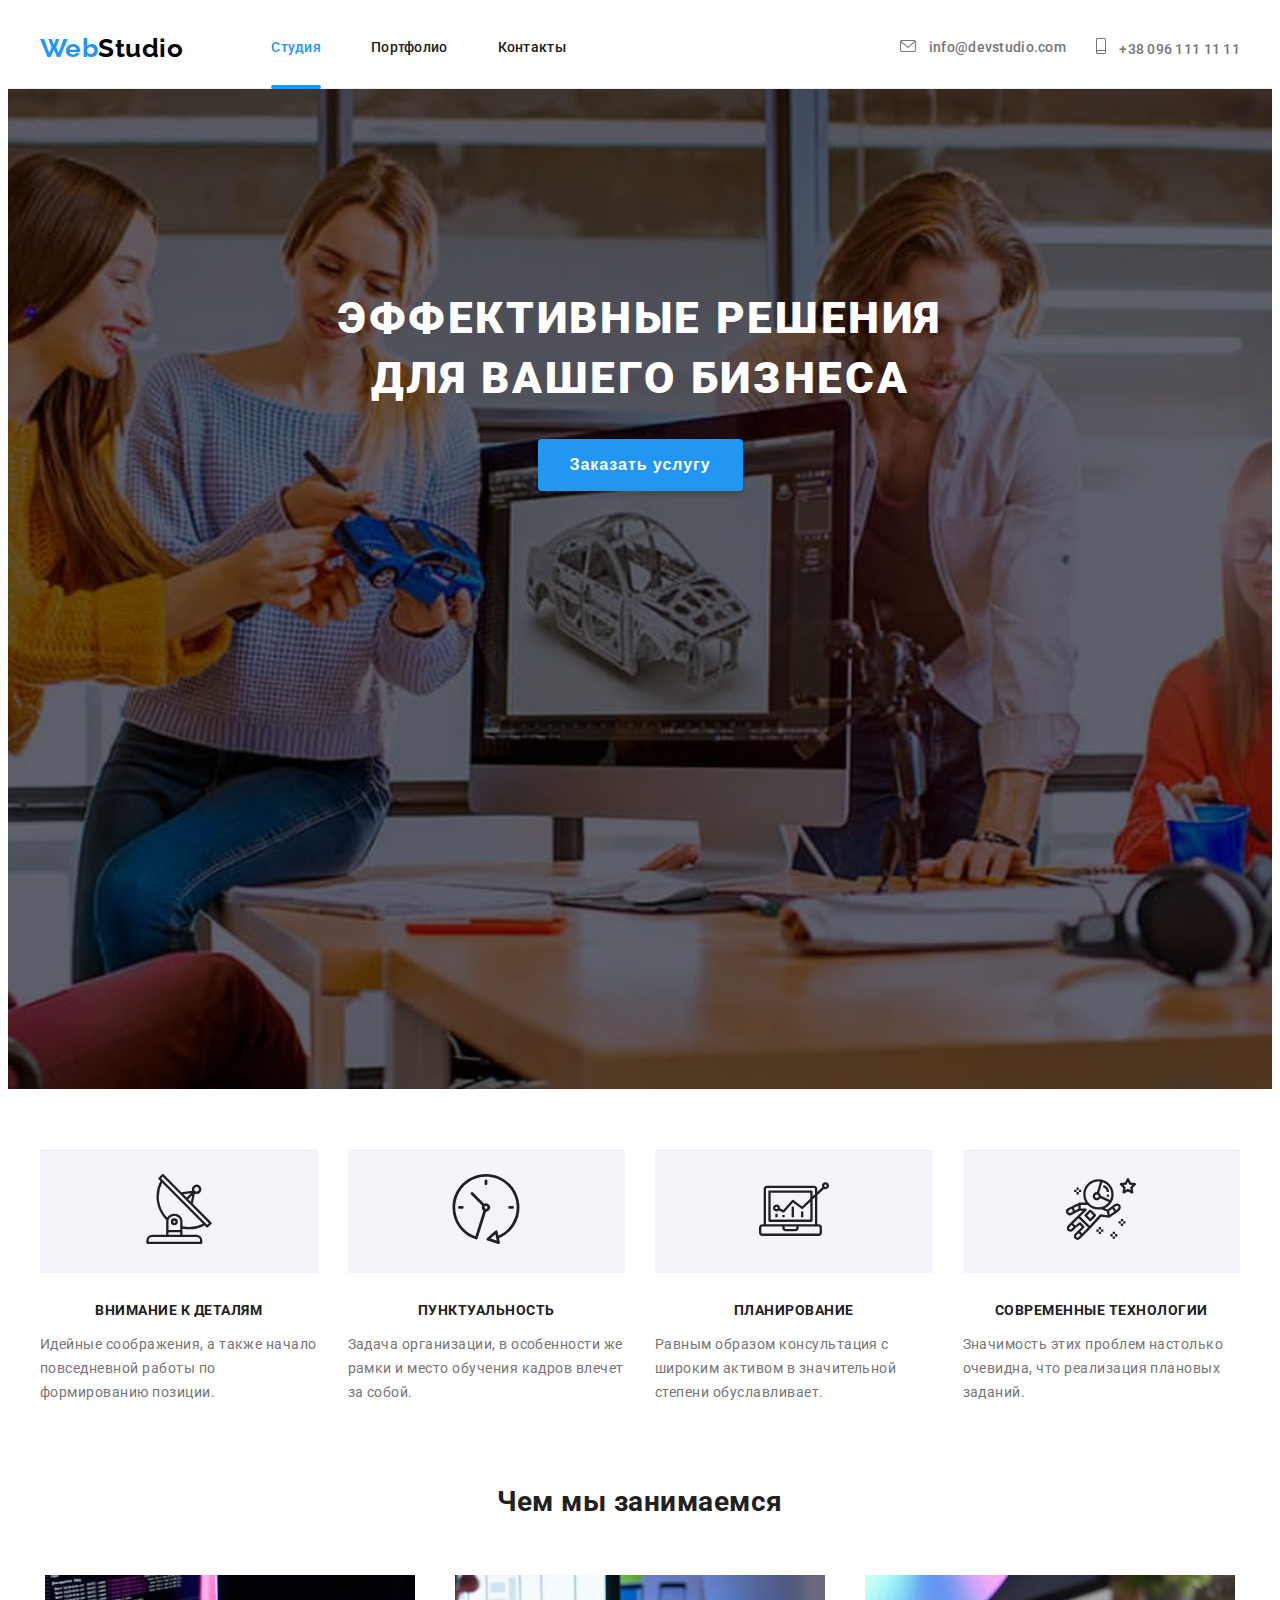
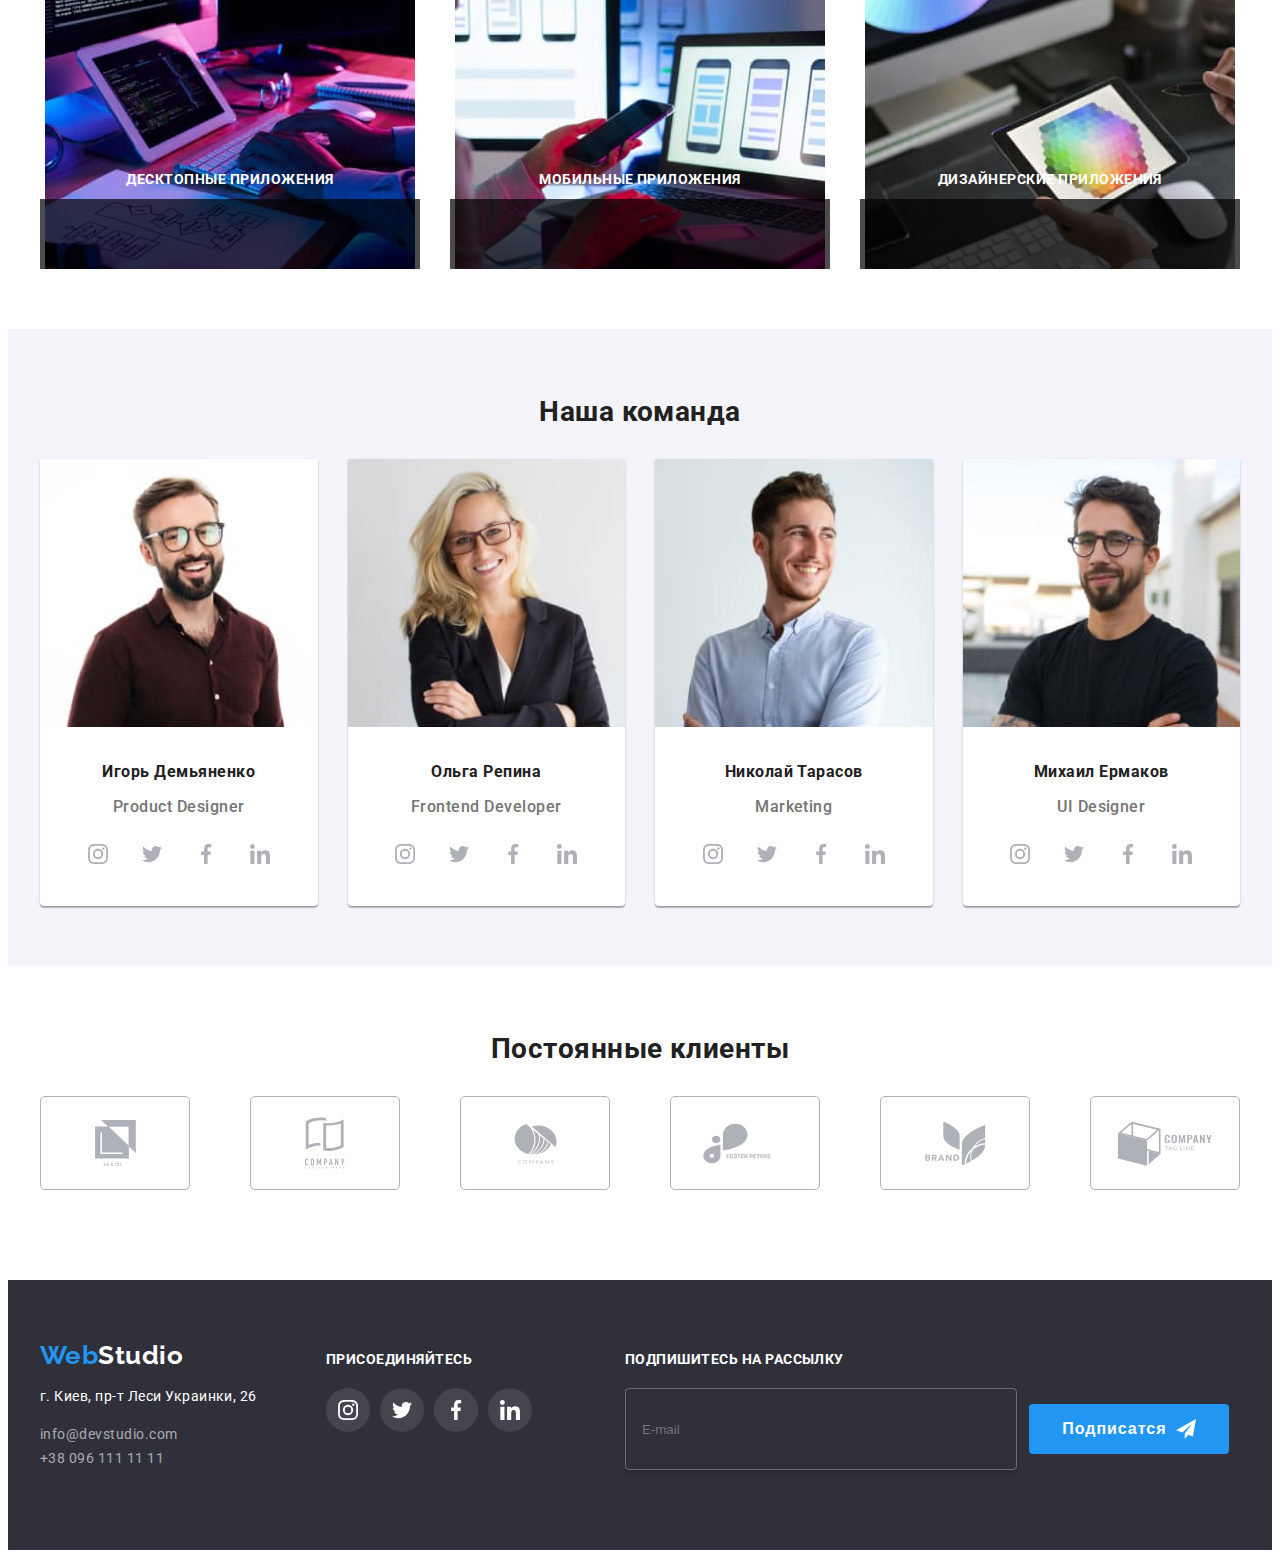
<file: index.html>
<!DOCTYPE html>
<html lang="ru">

<head>
    <meta charset="UTF-8">
    <meta http-equiv="X-UA-Compatible" content="IE=edge">
    <meta name="viewport" content="width=
    , initial-scale=1.0">
    <title>Моя первая робота</title>

    <link rel="stylesheet" href="https://cdnjs.cloudflare.com/ajax/libs/modern-normalize/1.0.0/modern-normalize.min.css"
        integrity="sha512-ISS7cAi1PEhQ8jnbJpJZMd29NlhNj4AWYyLOSp2CE/CsHxTCu+r+t0D2yoJudVrd0/8fTVPUVDzY5Tvli75u/g=="
        crossorigin="anonymous" />

    <link rel="preconnect" href="https://fonts.gstatic.com">
    <link
        href="https://fonts.googleapis.com/css2?family=Raleway:wght@700&family=Roboto:wght@400;500;700;900&display=swap"
        rel="stylesheet">

    <link rel="stylesheet" href="./css/main.min.css">
</head>

<body>
    <header class="header">
    <div class="container header__nav">
                    
                <a href="" class="link logo logo--header"><span class="logo__part">Web</span>Studio</a>

                <button type="button" class="site-nav__button" 
                aria-expanded="false" 
                aria-controls="mobile-menu" 
                data-menu-button>
                    <svg class="icon" width="40px" height="40px" aria-label="переключатель мобильного меню">
                        <use class="site-nav__icon--menu" href="./images/symbol-defs.svg#icon_menu"></use> 
                        <use class="site-nav__icon--close" href="./images/symbol-defs.svg#icon_close"></use> 
                    </svg>  
                </button>
            

        <div class="mobile-menu" id="mobile-menu" data-menu>
                <nav class="site-nav">
                
                <ul class="list nav-list">
                    <li class="nav-list__item"><a href="./index.html" class="nav-list__link nav-list__link--current">Студия</a></li>
                    <li class="nav-list__item"><a href="./portfolio.html" class="nav-list__link">Портфолио</a></li>
                    <li class="nav-list__item"><a href="" class="nav-list__link">Контакты</a></li>
                </ul>
                
                </nav>

       
                             
            <ul class="list contacts-nav">

                <li class="contacts-nav__item">
                    <a href="mailto:info@devstudio.com" class="link contacts-nav__link contacts-nav__link--mail">
                    <svg class="contacts-nav__icon" width="16" height="12">
                        <use href="./images/symbol-defs.svg#icon-envelope"></use> 
                    </svg>                                  
                       info@devstudio.com</a>
                </li>


                <li class="contacts-nav__item contacts-nav__item--phone">
                    <a href="tel:+380961111111" class="link contacts-nav__link contacts-nav__link--phone">
                    <svg class="contacts-nav__icon" width="10" height="16">
                        <use href="./images/symbol-defs.svg#icon-smartphone"></use> 
                    </svg>               
                       +38 096 111 11 11</a>
                </li>
            </ul>

            <ul class="list mobile-menu__link-list">
                <li class="mobile-menu__item"><a class="link mobile-menu__link" href="" target="_blank" rel="noopener noreferrer">Instagram</a></li>
                <li class="mobile-menu__item"><a class="link mobile-menu__link" href="" target="_blank" rel="noopener noreferrer">Twitter</a></li>
                <li class="mobile-menu__item"><a class="link mobile-menu__link" href="" target="_blank" rel="noopener noreferrer">Facebook</a></li>
                <li class="mobile-menu__item"><a class="link mobile-menu__link" href="" target="_blank" rel="noopener noreferrer">LinkedIn</a></li>
 
            </ul>
        </div>
    </div>
    </header>
 
 
    <main>
        <!--Секция герой-->
        <section class="hero hero-block overlay">
            <div class="container">
                <h1 class="hero__title">Эффективные решения для вашего бизнеса</h1>
                <button type="button" class="btn hero__btn" data-modal-open>Заказать услугу</button>
            </div>
        </section>
        <!--Секция наши особенности-->
        <section class="section features">
            <div class="container">
                <h2 class="section-title visually-hidden">Особенности</h2>
                <ul class="list features__list">
                    <li class="features-list__item">
                        <div class="features-card">
                        <div class="features-card__thumb">
                            <svg class="features-card__icon" width="70px"  height="70px">
                            <use href="./images/symbol-defs.svg#icon-antenna"></use>
                            </svg>
                        </div>
                        <div class="features-card__content">
                             <h3 class="features-card__title">Внимание к деталям</h3>
                             <p class="features-card__paragraph">Идейные соображения, а также начало повседневной работы по
                            формированию позиции.</p>
                        </div>
                        </div>
                    </li>
                    <li class="features-list__item">
                        <div class="features-card">
                        <div class="features-card__thumb">
                            <svg class="features-card__icon" width="70px"  height="70px">
                            <use href="./images/symbol-defs.svg#icon-clock"></use>
                            </svg>
                        </div>
                        <div class="features-card__content">
                            <h3 class="features-card__title">Пунктуальность</h3>
                            <p class="features-card__paragraph">Задача организации, в особенности же рамки и место обучения
                            кадров
                            влечет за собой.</p>
                        </div>
                        </div>
                    </li>
                    <li class="features-list__item">
                        <div class="features-card">
                            <div class="features-card__thumb">
                            <svg class="features-card__icon" width="70px"  height="70px">
                            <use href="./images/symbol-defs.svg#icon-diagram"></use>
                            </svg>
                        </div>
                        <div class="features-card__content">
                            <h3 class="features-card__title">Планирование</h3>
                            <p class="features-card__paragraph">Равным образом консультация с широким активом в значительной
                            степени
                            обуславливает.
                        </p>
                        </div>
                        </div>
                    </li>
                    <li class="features-list__item">
                        <div class="features-card">
                        <div class="features-card__thumb">
                            <svg class="features-card__icon" width="70px"  height="70px">
                            <use href="./images/symbol-defs.svg#icon-astronaut"></use>
                            </svg>
                        </div>
                        <div class="features-card__content">
                            <h3 class="features-card__title">Современные технологии</h3>
                            <p class="features-card__paragraph">Значимость этих проблем настолько очевидна, что реализация
                            плановых
                            заданий.
                            </p>
                        </div>
                        </div>
                    </li>
                </ul>
            </div>
        </section>
        <!--Секция наши услуги-->
        <section class="section services">
            <div class="container">
                <h2 class="section-title services__title">Чем мы занимаемся</h2>
                <ul class="list services__list">
                    <li class="services__item">
                    <div class="services__thumb">
                        <picture>
                            <source srcset="./images/Examples/services1_desktop@1x.jpg 1x, ./images/Examples/services1_desktop@2x.jpg 2x">

                            <img src="./images/Examples/services1.jpg" alt="клавіатура" width="370">
                        </picture>

                        <div class="services__content">
                        <p class="services__name">Десктопные приложения</p>
                        </div>
                    </div>
                    </li>
                    <li class="services__item">
                    <div class="services__thumb">
                        <picture>
                            <source srcset="./images/Examples/services2_desktop@1x.jpg 1x, ./images/Examples/services2_desktop@2x.jpg 2x">

                            <img src="./images/Examples/services2.jpg" alt="монитор" width="370">
                        </picture>
                        
                        <div class="services__content">
                        <p class="services__name">Мобильные приложения</p>
                        </div>
                    </div>
                    </li>                    
                    <li class="services__item">
                    <div class="services__thumb">
                        <picture>
                            <source srcset="./images/Examples/services3_desktop@1x.jpg 1x, ./images/Examples/services3_desktop@2x.jpg 2x">

                            <img src="./images/Examples/services3.jpg" alt="планшет" width="370">
                        </picture>
                        
                        <div class="services__content">
                        <p class="services__name">Дизайнерские приложения</p>
                        </div>
                    </div>
                    </li>
                </ul>
            </div>
        </section>
        <!--Секция наши сотрудники-->
        <section class="section team ">
            <div class="container">
                <h2 class="section-title">Наша команда</h2>
                <ul class="list team__list">
                                      
                    <li class="team__item">
                        <picture>
                            <source media="(min-width: 1200px)" srcset="./images/our_team/desktop/team1_desktop@1x.jpg 1x, ./images/our_team/desktop/team1_desktop@2x.jpg 2x">
                            <source media="(min-width: 768px)" srcset="./images/our_team/tablet/team1_tablet@1x.jpg 1x, ./images/our_team/tablet/team1_tablet@2x.jpg 2x">
                            <source media="(max-width: 767px)" srcset="./images/our_team/mobile/team1_mobile@1x.jpg 1x, ./images/our_team/mobile/team1_mobile@2x.jpg 2x">
                                                                      
                                                    
                            <img src="./images/our_team/IgorD.jpg" alt="Игорь Демьяненко" width="450">

                        </picture>
                       
                        <div class="team__content">
                            <h3 class="team__mamber">Игорь Демьяненко</h3>
                            <p class="team__position">Product Designer</p>
                        </div>
                                                                 
                        <ul class="list social-nets">
                            
                            <li class="social-nets__item">
                                <a class="link social-nets__link social-nets__link--icon-fill" href="" target="_blank" rel="noopener noreferrer">
                                <svg class="social-nets__icon" width="20px"  height="20px">
                                <use href="./images/symbol-defs.svg#icon-instagram"></use>
                                </svg>
                            </a>
                            </li>                                                 
                            <li class="social-nets__item">
                                <a class="link social-nets__link social-nets__link--icon-fill" href="" target="_blank" rel="noopener noreferrer">
                                <svg class="social-nets__icon" width="20px"  height="20px">
                                <use href="./images/symbol-defs.svg#icon-twitter"></use>
                                </svg>
                            </a>
                            </li>                        
                            <li class="social-nets__item">
                                <a class="link social-nets__link social-nets__link--icon-fill" href="" target="_blank" rel="noopener noreferrer">
                                <svg class="social-nets__icon" width="20px"  height="20px">
                                <use href="./images/symbol-defs.svg#icon-facebook"></use>
                                </svg>
                            </a>
                            </li>                        
                            <li class="social-nets__item">
                                <a class="link social-nets__link social-nets__link--icon-fill" href="" target="_blank" rel="noopener noreferrer">
                                <svg class="social-nets__icon" width="20px"  height="20px">
                                <use href="./images/symbol-defs.svg#icon-linkedin"></use>
                                </svg>
                            </a>                                                
                        </li>            
                    </ul>            
                    </li>                  
                  
                    <li class="team__item">
                        <picture>
                            <source media="(min-width: 1200px)" srcset="./images/our_team/desktop/team2_desktop@1x.jpg 1x, ./images/our_team/desktop/team2_desktop@2x.jpg 2x">
                            <source media="(min-width: 768px)" srcset="./images/our_team/tablet/team2_tablet@1x.jpg 1x, ./images/our_team/tablet/team2_tablet@2x.jpg 2x">
                            <source media="(max-width: 767px)" srcset="./images/our_team/mobile/team2_mobile@1x.jpg 1x, ./images/our_team/mobile/team2_mobile@2x.jpg 2x">
                                                                 
                                                    
                            <img src="./images/our_team/OlgaR.jpg" alt="Ольга Репина" width="450">

                        </picture>
                        
                        <div class="team__content">
                            <h3 class="team__mamber">Ольга Репина</h3>
                            <p class="team__position">Frontend Developer</p>
                        </div>

                        <ul class="list social-nets">                            
                            <li class="social-nets__item">
                                <a class="link social-nets__link social-nets__link--icon-fill" href="" target="_blank" rel="noopener noreferrer">
                                <svg class="social-nets__icon" width="20px"  height="20px">
                                <use href="./images/symbol-defs.svg#icon-instagram"></use>
                                </svg>
                            </a>
                            </li>                 
                            <li class="social-nets__item">
                                <a class="link social-nets__link social-nets__link--icon-fill" href="" target="_blank" rel="noopener noreferrer">
                                <svg class="social-nets__icon" width="20px"  height="20px">
                                <use href="./images/symbol-defs.svg#icon-twitter"></use>
                                </svg>
                            </a>
                            </li>                   
                            <li class="social-nets__item">
                                <a class="link social-nets__link social-nets__link--icon-fill" href="" target="_blank" rel="noopener noreferrer">
                                <svg class="social-nets__icon" width="20px"  height="20px">
                                <use href="./images/symbol-defs.svg#icon-facebook"></use>
                                </svg>
                            </a>
                            </li>                  
                            <li class="social-nets__item">
                                <a class="link social-nets__link social-nets__link--icon-fill" href="" target="_blank" rel="noopener noreferrer">
                                <svg class="social-nets__icon" width="20px"  height="20px">
                                <use href="./images/symbol-defs.svg#icon-linkedin"></use>
                                </svg>
                            </a>                                                
                        </li>            
                    </ul>            
                    </li>

                    <li class="team__item">
                        <picture>
                            <source media="(min-width: 1200px)" srcset="./images/our_team/desktop/team3_desktop@1x.jpg 1x, ./images/our_team/desktop/team3_desktop@2x.jpg 2x">
                            <source media="(min-width: 768px)" srcset="./images/our_team/tablet/team3_tablet@1x.jpg 1x, ./images/our_team/tablet/team3_tablet@2x.jpg 2x">
                            <source media="(max-width: 767px)" srcset="./images/our_team/mobile/team3_mobile@1x.jpg 1x, ./images/our_team/mobile/team3_mobile@2x.jpg 2x">
                                                                      
                            <img src="./images/our_team/NikolayT.jpg" alt="Николай Тарасов" width="450">                  
                            

                        </picture>
                        
                        <div class="team__content">
                            <h3 class="team__mamber">Николай Тарасов</h3>
                            <p class="team__position">Marketing</p>
                        </div>

                       <ul class="list social-nets">                            
                            <li class="social-nets__item">
                                <a class="link social-nets__link social-nets__link--icon-fill" href="" target="_blank" rel="noopener noreferrer">
                                <svg class="social-nets__icon" width="20px"  height="20px">
                                <use href="./images/symbol-defs.svg#icon-instagram"></use>
                                </svg>
                            </a>
                            </li>                 
                            <li class="social-nets__item">
                                <a class="link social-nets__link social-nets__link--icon-fill" href="" target="_blank" rel="noopener noreferrer">
                                <svg class="social-nets__icon" width="20px"  height="20px">
                                <use href="./images/symbol-defs.svg#icon-twitter"></use>
                                </svg>
                            </a>
                            </li>                  
                            <li class="social-nets__item">
                                <a class="link social-nets__link social-nets__link--icon-fill" href="" target="_blank" rel="noopener noreferrer">
                                <svg class="social-nets__icon" width="20px"  height="20px">
                                <use href="./images/symbol-defs.svg#icon-facebook"></use>
                                </svg>
                            </a>
                            </li>                    
                            <li class="social-nets__item">
                                <a class="link social-nets__link social-nets__link--icon-fill" href="" target="_blank" rel="noopener noreferrer">
                                <svg class="social-nets__icon" width="20px"  height="20px">
                                <use href="./images/symbol-defs.svg#icon-linkedin"></use>
                                </svg>
                            </a>                                                
                        </li>            
                    </ul>     
                    </li>

                    <li class="team__item">
                        <picture>
                            <source media="(min-width: 1200px)" srcset="./images/our_team/desktop/team4_desktop@1x.jpg 1x, ./images/our_team/desktop/team4_desktop@2x.jpg 2x">
                            <source media="(min-width: 768px)" srcset="./images/our_team/tablet/team4_tablet@1x.jpg 1x, ./images/our_team/tablet/team4_tablet@2x.jpg 2x">
                            <source media="(max-width: 767px)" srcset="./images/our_team/mobile/team4_mobile@1x.jpg 1x, ./images/our_team/mobile/team4_mobile@2x.jpg 2x">
                                                                      
                            <img src="./images/our_team/MikeE.jpg" alt="Михаил Ермаков" width="450">                        
                            

                        </picture>
                        
                        <div class="team__content">
                            <h3 class="team__mamber">Михаил Ермаков</h3>
                            <p class="team__position">UI Designer</p>
                        </div>

                        <ul class="list social-nets">                            
                            <li class="social-nets__item">
                                <a class="link social-nets__link social-nets__link--icon-fill" href="" target="_blank" rel="noopener noreferrer">
                                <svg class="social-nets__icon" width="20px"  height="20px">
                                <use href="./images/symbol-defs.svg#icon-instagram"></use>
                                </svg>
                            </a>
                            </li>               
                            <li class="social-nets__item">
                                <a class="link social-nets__link social-nets__link--icon-fill" href="" target="_blank" rel="noopener noreferrer">
                                <svg class="social-nets__icon" width="20px"  height="20px">
                                <use href="./images/symbol-defs.svg#icon-twitter"></use>
                                </svg>
                            </a>
                            </li>              
                            <li class="social-nets__item">
                                <a class="link social-nets__link social-nets__link--icon-fill" href="" target="_blank" rel="noopener noreferrer">
                                <svg class="social-nets__icon" width="20px"  height="20px">
                                <use href="./images/symbol-defs.svg#icon-facebook"></use>
                                </svg>
                            </a>
                            </li>                 
                            <li class="social-nets__item">
                                <a class="link social-nets__link social-nets__link--mamber" href="" target="_blank" rel="noopener noreferrer">
                                <svg class="social-nets__icon" width="20px"  height="20px">
                                <use href="./images/symbol-defs.svg#icon-linkedin"></use>
                                </svg>
                            </a>                                                
                        </li>            
                    </ul>           
                    </li>
                </ul>
            </div>
        </section>
        <!-- Наши клиенты -->
        <section class="section">
            <div class="container clients">

                <h2 class="section-title">Постоянные клиенты</h2>
                <ul class="list clients__list">
                    
                    <li class="clients__item">
                        <a class="link clients__link" href="" target="_blank" rel="noopener noreferrer">                        
                            <svg class="clients__icon" width="41" height="46.7">
                            <use href="./images/symbol-defs.svg#icon-group1"></use>
                            </svg>
                        </a>                        
                    </li>

                    <li class="clients__item">                        
                        <a class="link clients__link" href="" target="_blank" rel="noopener noreferrer">
                            <svg class="clients__icon" width="40" height="52">
                            <use href="./images/symbol-defs.svg#icon-group2"></use>
                            </svg>
                        </a>                        
                    </li>

                    <li class="clients__item">
                        <a class="link clients__link" href="" target="_blank" rel="noopener noreferrer">
                            <svg class="clients__icon" width="43" height="41">
                            <use href="./images/symbol-defs.svg#icon-group3"></use>
                            </svg>
                        </a>                        
                    </li>

                    <li class="clients__item">
                        <a class="link clients__link" href="" target="_blank" rel="noopener noreferrer">
                            <svg class="clients__icon" width="84" height="41">
                            <use href="./images/symbol-defs.svg#icon-group4"></use>
                            </svg>
                        </a>                        
                    </li>

                    <li class="clients__item">
                        <a class="link clients__link" href="" target="_blank" rel="noopener noreferrer">
                            <svg class="clients__icon" width="63" height="45">
                            <use href="./images/symbol-defs.svg#icon-group5"></use>
                            </svg>
                        </a>
                    </li>  

                    <li class="clients__item">
                            <a class="link clients__link" href="" target="_blank" rel="noopener noreferrer">
                            <svg class="clients__icon" width="94" height="45">
                            <use href="./images/symbol-defs.svg#icon-group6"></use>
                            </svg>
                        </a>
                    </li>
                </ul>
            </div>
        </section>  
        <!-- модальное окно -->
        <div class="backdrop is-hidden" data-modal>
           
           
            <div class="modal">
                
                <button class="modal__close-btn" data-modal-close>
                    <svg class="modal__close-icon" width="18" height="18">
                    <use href="./images/symbol-defs.svg#icon-modal-close"></use>
                    </svg></button>

            
                <form class="form">

                    <h2 class="form__title">Оставьте свои данные, мы вам перезвоним</h2>

                    <div class="form__field">
                    <label class="form__label" for="name">Имя</label>
                    <svg class="form__label-icon" width="20px"  height="20px">
                    <use href="./images/symbol-defs.svg#icon-person"></use>
                    </svg>
                    <input class="form__input" type="text" name="user-name" id="name" autocomplete="off"/>
                    </div>

                    <div class="form__field">
                    <label class="form__label" for="tel">Телефон</label>
                    <svg class="form__label-icon" width="20px"  height="20px">
                    <use href="./images/symbol-defs.svg#icon-phone"></use>
                    </svg>
                    <input class="form__input" type="tel" name="phone-number" id="tel"/>
                    </div>
                   
                    <div class="form__field">
                    <label class="form__label" for="mail">Почта</label>
                    <svg class="form__label-icon" width="20px"  height="20px">
                    <use href="./images/symbol-defs.svg#icon-email"></use>
                    </svg>                                    
                    <input class="form__input" type="email" name="email" id="mail"/>
                    </div>

                    <div class="form__field">
                    <label class="form__label" for="comment">Комментарий</label>
                    <textarea class="form__input form__textarea " name="comment" id="comment" rows="10" placeholder="Введите текст"></textarea>
                    </div>

                    <div class="form__licence">
                    <input class="form__checkbox visually-hidden" type="checkbox" name="agreement" id="comfirm"/>
                    <label class="form__licence-label" for="comfirm">Соглашаюсь с рассылкой и принимаю
                        <a href="" class="form__link">Условия договора</a></label>
                    </div>

                    <button type="submit" class="btn submit-btn">Отправить</button>

                </form>

            </div>
        </div>
    </main>
    <footer class="footer">
        <div class="container footer-container">

            <div class="footer-contacts">
            <a href="./index.html" class="link logo logo--footer "><span class="logo__part">Web</span>Studio</a>
            <address>
                <p class="footer-contacts__address">г. Киев, пр-т Леси Украинки, 26</p>
                <ul class="list footer-contacts__list">
                    <li><a href="mailto:info@devstudio.com" class="link footer-contacts__link">info@devstudio.com</a></li>
                    <li><a href="tel:+380961111111" class="link footer-contacts__link">+38 096 111 11 11</a></li>
                </ul>
            </address>
            </div>


            <div class="footer-socials footer-socials-block">
            <h2 class="footer-socials__title">Присоединяйтесь</h2>
            <ul class="list social-nets">
                <li class="social-nets__item">
                    <a href="" class="social-nets__link social-nets__link--footer" target="_blank" rel="noopener noreferrer">
                    <svg class=".social-nets__icon social-nets__icon--footer" width="20px"  height="20px">
                    <use href="./images/symbol-defs.svg#icon-instagram"></use>
                    </svg>
                </a>
                </li>
                <li class="social-nets__item">
                    <a href="" class="social-nets__link social-nets__link--footer" target="_blank" rel="noopener noreferrer">
                    <svg class=".social-nets__icon social-nets__icon--footer  social-footer-icon" width="20px"  height="20px">
                    <use href="./images/symbol-defs.svg#icon-twitter"></use>
                    </svg>
                </a>
                </li>
                <li class="social-nets__item">
                    <a href="" class="social-nets__link social-nets__link--footer" target="_blank" rel="noopener noreferrer">
                    <svg class=".social-nets__icon social-nets__icon--footer social-footer-icon" width="20px"  height="20px">
                    <use href="./images/symbol-defs.svg#icon-facebook"></use>
                    </svg>
                </a>
                </li>
                <li class="social-nets__item">
                    <a href="" class="social-nets__link social-nets__link--footer" target="_blank" rel="noopener noreferrer">
                    <svg class=".social-nets__icon social-nets__icon--footer social-footer-icon" width="20px"  height="20px">
                    <use href="./images/symbol-defs.svg#icon-linkedin"></use>
                    </svg>
                </a>
                </li>
             </ul>   
            </div>  
            
            
            <form class="sign">
                
                <label class="sign__label" for="mail">Подпишитесь на рассылку</label>
                
                 <div class="sign__area">
                
                    <input class="sign__field" type="email" name="e-mail" id="mail-subscribe" placeholder="E-mail" autocomplete="off"/>
               
                    <button type="submit" class="btn sign-btn">Подписатся
                    <svg class="sign-btn__icon" width="20px"  height="20px">
                    <use href="./images/symbol-defs.svg#icon-send"></use>
                    </svg>
                     </button>
               
                </div>
            </form>
        
        </div>
    </footer>
    <!--modal script  -->
    <script src="./js/mobile-menu.js"></script>
    <script src="./js/modal.js"></script>

</body>



</html>
</file>
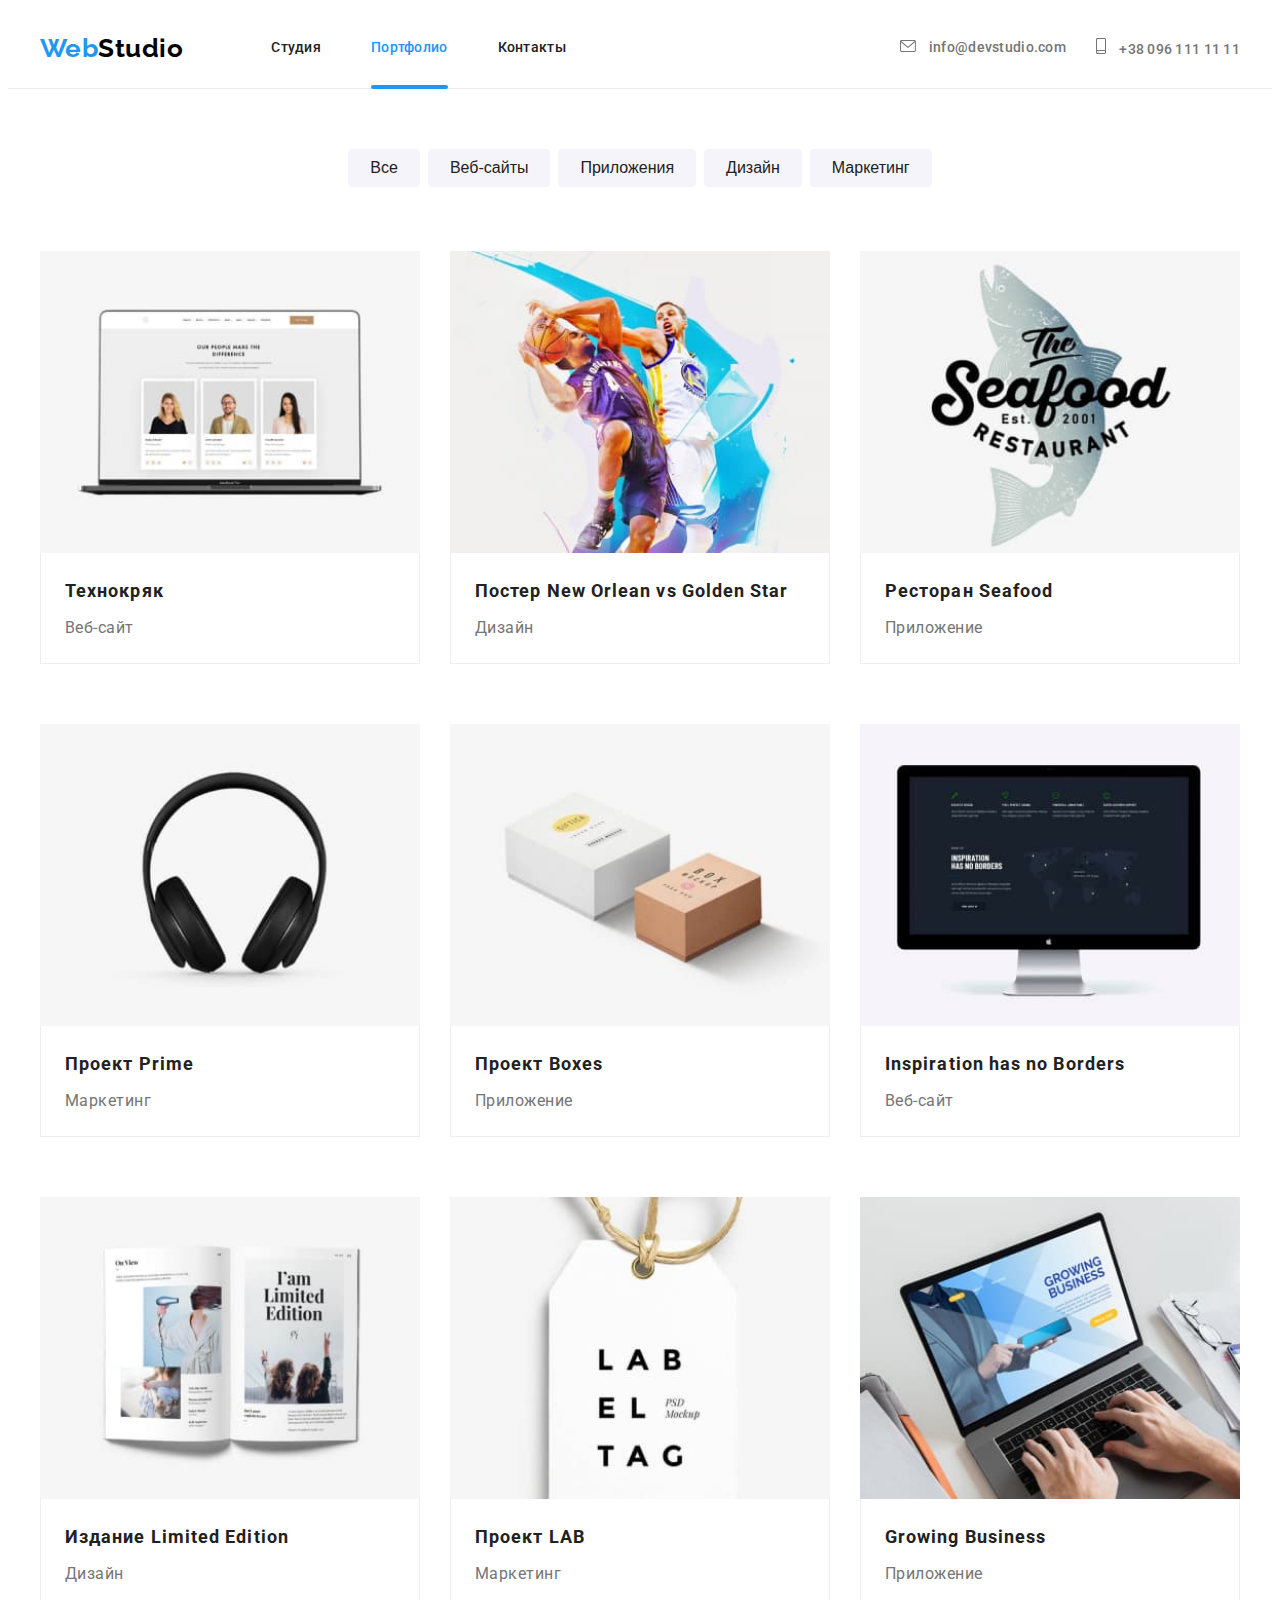
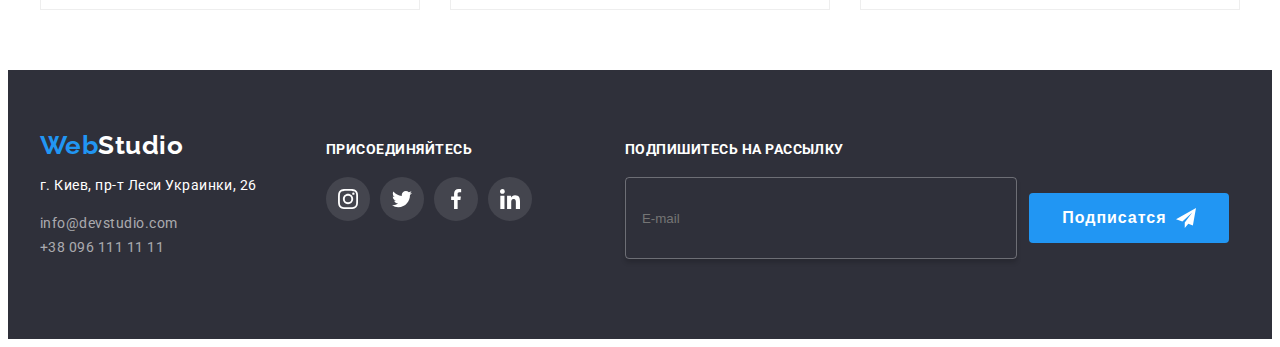
<file: portfolio.html>
<!DOCTYPE html>
<html lang="ru">

<head>
    <meta charset="UTF-8">
    <meta http-equiv="X-UA-Compatible" content="IE=edge">
    <meta name="viewport" content="width=
    , initial-scale=1.0">
    <title>Портфолио</title>
    <link rel="stylesheet" href="https://cdnjs.cloudflare.com/ajax/libs/modern-normalize/1.0.0/modern-normalize.min.css"
        integrity="sha512-ISS7cAi1PEhQ8jnbJpJZMd29NlhNj4AWYyLOSp2CE/CsHxTCu+r+t0D2yoJudVrd0/8fTVPUVDzY5Tvli75u/g=="
        crossorigin="anonymous" />

    <link rel="preconnect" href="https://fonts.gstatic.com">
    <link
        href="https://fonts.googleapis.com/css2?family=Raleway:wght@700&family=Roboto:wght@400;500;700;900&display=swap"
        rel="stylesheet">
    <link rel="stylesheet" href="./css/main.min.css">
</head>

<body>
    <header class="header">
        <div class="container header__nav">
                        
                    <a href="./index.html" class="link logo logo--header"><span class="logo__part">Web</span>Studio</a>
    
                    <button type="button" class="site-nav__button" 
                    aria-expanded="false" 
                    aria-controls="mobile-menu" 
                    data-menu-button>
                        <svg class="icon" width="40px" height="40px" aria-label="переключатель мобильного меню">
                            <use class="site-nav__icon--menu" href="./images/symbol-defs.svg#icon_menu"></use> 
                            <use class="site-nav__icon--close" href="./images/symbol-defs.svg#icon_close"></use> 
                        </svg>  
                    </button>
                
    
            <div class="mobile-menu" id="mobile-menu" data-menu>
                    <nav class="site-nav">
                    
                    <ul class="list nav-list">
                        <li class="nav-list__item"><a href="./index.html" class="nav-list__link nav-list__link">Студия</a></li>
                        <li class="nav-list__item"><a href="./portfolio.html" class="nav-list__link nav-list__link--current">Портфолио</a></li>
                        <li class="nav-list__item"><a href="" class="nav-list__link">Контакты</a></li>
                    </ul>
                    
                    </nav>
    
           
                                 
                <ul class="list contacts-nav">
    
                    <li class="contacts-nav__item">
                        <a href="mailto:info@devstudio.com" class="link contacts-nav__link contacts-nav__link--mail">
                        <svg class="contacts-nav__icon" width="16" height="12">
                            <use href="./images/symbol-defs.svg#icon-envelope"></use> 
                        </svg>                                  
                           info@devstudio.com</a>
                    </li>
    
    
                    <li class="contacts-nav__item contacts-nav__item--phone">
                        <a href="tel:+380961111111" class="link contacts-nav__link contacts-nav__link--phone">
                        <svg class="contacts-nav__icon" width="10" height="16">
                            <use href="./images/symbol-defs.svg#icon-smartphone"></use> 
                        </svg>               
                           +38 096 111 11 11</a>
                    </li>
                </ul>
    
    
                <ul class="list mobile-menu__link-list">
                    <li class="mobile-menu__item"><a class="link mobile-menu__link" href="" target="_blank" rel="noopener noreferrer">Instagram</a></li>
                    <li class="mobile-menu__item"><a class="link mobile-menu__link" href="" target="_blank" rel="noopener noreferrer">Twitter</a></li>
                    <li class="mobile-menu__item"><a class="link mobile-menu__link" href="" target="_blank" rel="noopener noreferrer">Facebook</a></li>
                    <li class="mobile-menu__item"><a class="link mobile-menu__link" href="" target="_blank" rel="noopener noreferrer">LinkedIn</a></li>
     
                </ul>
            </div>
        </div>
        </header>
    <main>
        <section class="section">
            <div class="container">
                <h1 class="visually-hidden">Портфолио</h1>
                <!--Кнопки фильтра-->
                <ul class="list filter filter-block">
                    <li class="filter__item"><button type="button" class="btn__filter">Все</button></li>
                    <li class="filter__item"><button type="button" class="btn__filter">Веб-сайты</button></li>
                    <li class="filter__item"><button type="button" class="btn__filter">Приложения</button></li>
                    <li class="filter__item"><button type="button" class="btn__filter">Дизайн</button></li>
                    <li class="filter__item"><button type="button" class="btn__filter">Маркетинг</button></li>
                </ul>

                <!--Портфолио-->

                <ul class="list examples">
                    
                    <li class="examples__item">
                        <a href="" class="link examples__link">
                        <div class="card">
                            <div class="card__thumb">
                                <picture>

                                    <source media="(min-width: 1200px)" srcset="./images/portfolio/desktop/portfolio1_desktop@1x.jpg 1x, ./images/portfolio/desktop/portfolio1_desktop@2x.jpg 2x">
                                    <source media="(min-width: 768px)" srcset="./images/portfolio/tablet/portfolio1_tablet@1x.jpg 1x, ./images/portfolio/tablet/portfolio1_tablet@2x.jpg 2x">
                                    <source media="(max-width: 767px)" srcset="./images/portfolio/mobile/portfolio1_mobile@1x.jpg 1x, ./images/portfolio/mobile/portfolio1_mobile@2x.jpg 2x">
                                   
                                    <img src="./images/portfolio/portfolio1.jpg" alt="Ноутбук" width="450">

                                </picture>
                                
                                
                                <div class="card__overlay">
                                <p class="card__text">Технокряк это современная площадка распространения коронавируса. Компании используют эту платформу для цифрового шпионажа и атак на защищённые сервера конкурентов.</p>
                                </div>                        
                             </div>
                            <div class="card__content">
                                <h2 class="card__title">Технокряк</h2>
                                <p class="card__description">Веб-сайт</p>
                            </div>
                        </div>
                        </a>
                    </li>
                    
                    <li class="examples__item">
                        <a href="" class="link examples__link">
                        <div class="card">
                            <div class="card__thumb">
                                <picture>

                                    <source media="(min-width: 1200px)" srcset="./images/portfolio/desktop/portfolio2_desktop@1x.jpg 1x, ./images/portfolio/desktop/portfolio2_desktop@2x.jpg 2x">
                                    <source media="(min-width: 768px)" srcset="./images/portfolio/tablet/portfolio2_tablet@1x.jpg 1x, ./images/portfolio/tablet/portfolio2_tablet@2x.jpg 2x">
                                    <source media="(max-width: 767px)" srcset="./images/portfolio/mobile/portfolio2_mobile@1x.jpg 1x, ./images/portfolio/mobile/portfolio2_mobile@2x.jpg 2x">
                                   
                                    <img src="./images/portfolio/portfolio2.jpg" alt="баскетболисты" width="450">

                                </picture>
                                
                                <div class="card__overlay">
                                <p class="card__text">Lorem ipsum dolor sit, amet consectetur adipisicing elit. Ipsa incidunt dolor placeat totam reprehenderit. Est nostrum exercitationem quas possimus magnam repudiandae quaerat. Quasi, ducimus.</p>
                                </div>  
                            </div>
                            <div class="card__content">
                                <h2 class="card__title">Постер New Orlean vs Golden Star</h2>
                                <p class="card__description">Дизайн</p>
                            </div>
                        </div>
                    </a>
                    </li>

                    <li class="examples__item">
                        <a href="" class="link examples__link">
                        <div class="card">
                            <div class="card__thumb">
                                <picture>

                                    <source media="(min-width: 1200px)" srcset="./images/portfolio/desktop/portfolio3_desktop@1x.jpg 1x, ./images/portfolio/desktop/portfolio3_desktop@2x.jpg 2x">
                                    <source media="(min-width: 768px)" srcset="./images/portfolio/tablet/portfolio3_tablet@1x.jpg 1x, ./images/portfolio/tablet/portfolio3_tablet@2x.jpg 2x">
                                    <source media="(max-width: 767px)" srcset="./images/portfolio/mobile/portfolio3_mobile@1x.jpg 1x, ./images/portfolio/mobile/portfolio3_mobile@2x.jpg 2x">
                                   
                                    <img src="./images/portfolio/portfolio3.jpg" alt="постер ресторана" width="450">

                                </picture>
                                
                                
                                <div class="card__overlay">
                                <p class="card__text">Lorem, ipsum dolor sit amet consectetur adipisicing elit. Assumenda, enim!</p>
                                </div>  
                            </div>
                            <div class="card__content">
                                <h2 class="card__title">Ресторан Seafood</h2>
                                <p class="card__description">Приложение</p>
                            </div>
                        </div>
                    </a>
                    </li>

                    <li class="examples__item">
                        <a href="" class="link examples__link">
                        <div class="card">
                            <div class="card__thumb">
                                <picture>

                                    <source media="(min-width: 1200px)" srcset="./images/portfolio/desktop/portfolio4_desktop@1x.jpg 1x, ./images/portfolio/desktop/portfolio4_desktop@2x.jpg 2x">
                                    <source media="(min-width: 768px)" srcset="./images/portfolio/tablet/portfolio4_tablet@1x.jpg 1x, ./images/portfolio/tablet/portfolio4_tablet@2x.jpg 2x">
                                    <source media="(max-width: 767px)" srcset="./images/portfolio/mobile/portfolio4_mobile@1x.jpg 1x, ./images/portfolio/mobile/portfolio4_mobile@2x.jpg 2x">
                                   
                                    <img src="./images/portfolio/portfolio4.jpg" alt="наушники" width="450">

                                </picture>
                                
                                <div class="card__overlay">
                                <p class="card__text">Lorem ipsum dolor sit amet consectetur adipisicing elit. Architecto atque natus vel corporis similique libero nostrum esse aliquam, delectus amet quo eius dolorum!</p>
                                </div>  
                            </div>
                            <div class="card__content">
                                <h2 class="card__title">Проект Prime</h2>
                                <p class="card__description">Маркетинг</p>
                            </div>
                        </div>
                    </a>
                    </li>

                    <li class="examples__item">
                        <a href="" class="link examples__link">
                        <div class="card">
                            <div class="card__thumb"> 
                                <picture>

                                    <source media="(min-width: 1200px)" srcset="./images/portfolio/desktop/portfolio5_desktop@1x.jpg 1x, ./images/portfolio/desktop/portfolio5_desktop@2x.jpg 2x">
                                    <source media="(min-width: 768px)" srcset="./images/portfolio/tablet/portfolio5_tablet@1x.jpg 1x, ./images/portfolio/tablet/portfolio5_tablet@2x.jpg 2x">
                                    <source media="(max-width: 767px)" srcset="./images/portfolio/mobile/portfolio5_mobile@1x.jpg 1x, ./images/portfolio/mobile/portfolio5_mobile@2x.jpg 2x">
                                   
                                    <img src="./images/portfolio/portfolio5.jpg" alt="две коробки" width="450">

                                </picture>
                                
                                <div class="card__overlay">
                                <p class="card__text">Lorem ipsum dolor sit amet consectetur, adipisicing elit. Harum impedit molestias saepe hic!</p>
                                </div>  
                            </div>
                            <div class="card__content">
                                <h2 class="card__title">Проект Boxes</h2>
                                <p class="card__description">Приложение</p>
                            </div>
                        </div>
                    </a>
                    </li>

                    <li class="examples__item">
                        <a href="" class="link examples__link">
                        <div class="card">
                            <div class="card__thumb">
                                <picture>

                                    <source media="(min-width: 1200px)" srcset="./images/portfolio/desktop/portfolio6_desktop@1x.jpg 1x, ./images/portfolio/desktop/portfolio6_desktop@2x.jpg 2x">
                                    <source media="(min-width: 768px)" srcset="./images/portfolio/tablet/portfolio6_tablet@1x.jpg 1x, ./images/portfolio/tablet/portfolio6_tablet@2x.jpg 2x">
                                    <source media="(max-width: 767px)" srcset="./images/portfolio/mobile/portfolio6_mobile@1x.jpg 1x, ./images/portfolio/mobile/portfolio6_mobile@2x.jpg 2x">
                                   
                                    <img src="./images/portfolio/portfolio6.jpg" alt="монитор" width="450">

                                </picture>
                                
                                <div class="card__overlay">
                                <p class="card__text">Lorem ipsum dolor sit amet consectetur adipisicing elit. Nihil recusandae, distinctio quia quibusdam eius hic ducimus. Magni vel ab recusandae autem aliquam accusantium dicta quaerat?</p>
                                </div>  
                            </div>
                            <div class="card__content">
                                <h2 class="card__title">Inspiration has no Borders</h2>
                                <p class="card__description">Веб-сайт</p>
                            </div>
                        </div>
                    </a>
                    </li>

                    <li class="examples__item">
                        <a href="" class="link examples__link">
                        <div class="card">
                            <div class="card__thumb">
                                <picture>

                                    <source media="(min-width: 1200px)" srcset="./images/portfolio/desktop/portfolio7_desktop@1x.jpg 1x, ./images/portfolio/desktop/portfolio7_desktop@2x.jpg 2x">
                                    <source media="(min-width: 768px)" srcset="./images/portfolio/tablet/portfolio7_tablet@1x.jpg 1x, ./images/portfolio/tablet/portfolio7_tablet@2x.jpg 2x">
                                    <source media="(max-width: 767px)" srcset="./images/portfolio/mobile/portfolio7_mobile@1x.jpg 1x, ./images/portfolio/mobile/portfolio7_mobile@2x.jpg 2x">
                                   
                                    <img src="./images/portfolio/portfolio7.jpg" alt="книга" width="450">

                                </picture>
                                
                                <div class="card__overlay">
                                <p class="card__text">Lorem ipsum dolor sit amet consectetur adipisicing elit. Recusandae fugit, porro veritatis voluptates quia expedita? Odit, dicta voluptate. Facere accusamus repudiandae neque! Dolorum, amet cum?</p>
                                </div>  
                            </div>
                            <div class="card__content">
                                <h2 class="card__title">Издание Limited Edition</h2>
                                <p class="card__description">Дизайн</p>
                            </div>
                        </div>
                    </a>
                    </li>

                    <li class="examples__item">
                        <a href="" class="link examples__link">
                        <div class="card">
                            <div class="card__thumb"> 
                                <picture>

                                    <source media="(min-width: 1200px)" srcset="./images/portfolio/desktop/portfolio8_desktop@1x.jpg 1x, ./images/portfolio/desktop/portfolio8_desktop@2x.jpg 2x">
                                    <source media="(min-width: 768px)" srcset="./images/portfolio/tablet/portfolio8_tablet@1x.jpg 1x, ./images/portfolio/tablet/portfolio8_tablet@2x.jpg 2x">
                                    <source media="(max-width: 767px)" srcset="./images/portfolio/mobile/portfolio8_mobile@1x.jpg 1x, ./images/portfolio/mobile/portfolio8_mobile@2x.jpg 2x">
                                   
                                    <img src="./images/portfolio/portfolio8.jpg" alt="етикетка" width="450">

                                </picture>
                                
                                <div class="card__overlay">
                                <p class="card__text"> Lorem ipsum dolor sit amet consectetur adipisicing elit. Eos obcaecati architecto molestiae temporibus quos quaerat? </p>
                                </div>  
                            </div>
                            <div class="card__content">
                                <h2 class="card__title">Проект LAB</h2>
                                <p class="card__description">Маркетинг</p>
                            </div>
                        </div>
                    </a>
                    </li>

                    <li class="examples__item">
                        <a href="" class="link examples__link">
                        <div class="card">
                            <div class="card__thumb">
                                <picture>

                                    <source media="(min-width: 1200px)" srcset="./images/portfolio/desktop/portfolio9_desktop@1x.jpg 1x, ./images/portfolio/desktop/portfolio9_desktop@2x.jpg 2x">
                                    <source media="(min-width: 768px)" srcset="./images/portfolio/tablet/portfolio9_tablet@1x.jpg 1x, ./images/portfolio/tablet/portfolio9_tablet@2x.jpg 2x">
                                    <source media="(max-width: 767px)" srcset="./images/portfolio/mobile/portfolio9_mobile@1x.jpg 1x, ./images/portfolio/mobile/portfolio9_mobile@2x.jpg 2x">
                                   
                                    <img src="./images/portfolio/portfolio9.jpg" alt="человек за ноубуком" width="450">

                                </picture>
                                
                                <div class="card__overlay">
                                <p class="card__text">Lorem ipsum dolor sit amet consectetur adipisicing elit. Corrupti quibusdam laudantium ad placeat maiores quisquam nemo sapiente recusandae.</p>
                                </div>  
                            </div>
                            <div class="card__content">
                                <h2 class="card__title">Growing Business</h2>
                                <p class="card__description">Приложение</p>
                            </div>
                        </div>
                        </a>
                    </li>

                </ul>
            </div>
        </section>
    </main>
    <footer class="footer">
        <div class="container footer-container">

            <div class="footer-contacts">
            <a href="./index.html" class="link logo logo--footer "><span class="logo__part">Web</span>Studio</a>
            <address>
                <p class="footer-contacts__address">г. Киев, пр-т Леси Украинки, 26</p>
                <ul class="list footer-contacts__list">
                    <li><a href="mailto:info@devstudio.com" class="link footer-contacts__link">info@devstudio.com</a></li>
                    <li><a href="tel:+380961111111" class="link footer-contacts__link">+38 096 111 11 11</a></li>
                </ul>
            </address>
            </div>


            <div class="footer-socials footer-socials-block">
            <h2 class="footer-socials__title">Присоединяйтесь</h2>
            <ul class="list social-nets">
                <li class="social-nets__item">
                    <a href="" class="social-nets__link social-nets__link--footer" target="_blank" rel="noopener noreferrer">
                    <svg class=".social-nets__icon social-nets__icon--footer" width="20px"  height="20px">
                    <use href="./images/symbol-defs.svg#icon-instagram"></use>
                    </svg>
                </a>
                </li>
                <li class="social-nets__item">
                    <a href="" class="social-nets__link social-nets__link--footer" target="_blank" rel="noopener noreferrer">
                    <svg class=".social-nets__icon social-nets__icon--footer  social-footer-icon" width="20px"  height="20px">
                    <use href="./images/symbol-defs.svg#icon-twitter"></use>
                    </svg>
                </a>
                </li>
                <li class="social-nets__item">
                    <a href="" class="social-nets__link social-nets__link--footer" target="_blank" rel="noopener noreferrer">
                    <svg class=".social-nets__icon social-nets__icon--footer social-footer-icon" width="20px"  height="20px">
                    <use href="./images/symbol-defs.svg#icon-facebook"></use>
                    </svg>
                </a>
                </li>
                <li class="social-nets__item">
                    <a href="" class="social-nets__link social-nets__link--footer" target="_blank" rel="noopener noreferrer">
                    <svg class=".social-nets__icon social-nets__icon--footer social-footer-icon" width="20px"  height="20px">
                    <use href="./images/symbol-defs.svg#icon-linkedin"></use>
                    </svg>
                </a>
                </li>
             </ul>   
            </div>  
            
            
            <form class="sign">
                
                <label class="sign__label" for="mail-subscribe">Подпишитесь на рассылку</label>
                
                 <div class="sign__area">
                
                    <input class="sign__field" type="email" name="e-mail" id="mail-subscribe" placeholder="E-mail" autocomplete="off"/>
               
                    <button type="submit" class="sign-btn">Подписатся
                    <svg class="sign-btn__icon" width="20px"  height="20px">
                    <use href="./images/symbol-defs.svg#icon-send"></use>
                    </svg>
                     </button>
               
                </div>
            </form>
        
        </div>
    </footer>
        <!--modal script  -->
        <script src="./js/mobile-menu.js"></script>
</body>

</html>
</file>
<file: css/main.min.css>
body{background-color:#fff;color:#757575;font-family:"Roboto",sans-serif;font-weight:500;letter-spacing:0.03em}body.modal-open{overflow:hidden}img{margin-right:auto;margin-left:auto;display:block;max-width:100%;height:auto}h2,h3{margin-top:0}.list{list-style:none;margin:0;padding:0}.link{text-decoration:none;font-style:normal;font-weight:400;font-size:14px;line-height:1.71;color:#AFB1B8}.section-title{color:#212121;font-weight:700;font-size:28px;line-height:1.67;text-align:center}.visually-hidden{position:absolute;width:1px;height:1px;border:0;margin:-1px;padding:0;clip:rect(0 0 0 0);overflow:hidden}.section{padding-top:60px;padding-bottom:60px;margin-top:0;margin-bottom:0}.container{padding-right:15px;padding-left:15px;margin-right:auto;margin-left:auto}@media screen and (min-width: 480px){.container{max-width:480px;margin-right:auto;margin-left:auto}}@media screen and (min-width: 768px){.container{max-width:768px}}@media screen and (min-width: 1200px){.container{max-width:1200px}}.btn{border-style:none;margin:0;border-radius:4px;font-size:200px}.header{border-bottom:1px solid #ececec;position:relative}.logo{font-family:"Raleway";text-decoration:none;font-weight:700;font-size:24px;line-height:1.19;color:#000}@media screen and (min-width: 1200px){.logo{font-size:26px}}.logo--footer{color:#fff}.logo__part{color:#2196f3}@media screen and (max-width: 767px){.header__nav{padding-top:10px;padding-bottom:10px;display:flex;align-items:center}}@media screen and (min-width: 768px){.header__nav{display:flex;align-items:center}}.site-nav__button{display:inline-flex;margin-left:auto;padding:0;border:none;background-color:transparent;z-index:100}@media screen and (min-width: 768px){.site-nav__button{display:none}}.site-nav__icon--close{display:none}.site-nav__button.is-open .site-nav__icon--close{display:block}.site-nav__button.is-open .site-nav__icon--menu{display:none}.mobile-menu{background-color:#fff;padding-top:40px;padding-left:40px;padding-bottom:48px}.mobile-menu.is-open{display:block}@media screen and (max-width: 767px){.mobile-menu{display:none;position:absolute;left:0%;top:0%;width:100%;z-index:99}}@media screen and (min-width: 768px){.mobile-menu{display:flex;align-items:center;width:100%;margin-left:88px;padding:0}}@media screen and (max-width: 479px){.site-nav{display:block;margin-bottom:130px}}@media screen and (min-width: 480px) and (max-width: 767px){.site-nav{display:block;margin-bottom:302px}}@media screen and (max-width: 767px){.contacts-nav{display:flex;flex-direction:column-reverse;justify-content:start}}@media screen and (min-width: 768px) and (max-width: 1199px){.contacts-nav{display:flex;flex-direction:column;margin-left:auto}}@media screen and (min-width: 1200px){.contacts-nav{display:flex;align-items:center;margin-left:auto}}@media screen and (min-width: 768px){.nav-list{display:flex}}@media screen and (min-width: 768px){.nav-list__item:not(:last-child){margin-right:50px}}.nav-list__link{display:block;position:relative;padding-top:16px;padding-bottom:16px;text-decoration:none;color:#212121;font-size:40px;line-height:1.172;letter-spacing:0.02em;transition:color 250ms cubic-bezier(0.4, 0, 0.2, 1)}@media screen and (max-width: 479px){.nav-list__link{font-size:28px}}@media screen and (min-width: 768px){.nav-list__link{font-size:14px;line-height:1.14;padding-top:32px;padding-bottom:32px}}.nav-list__link:hover,.nav-list__link:focus{color:#2196f3}.nav-list__link--current{color:#2196f3}@media screen and (min-width: 768px){.nav-list__link--current{color:#2196f3}.nav-list__link::after{content:"";display:block;position:absolute;bottom:-1px;width:100%;height:4px;border-radius:2px;background-color:#2196f3;opacity:0;transition:opacity 250ms cubic-bezier(0.4, 0, 0.2, 1)}}.nav-list__link--current::after{opacity:1}.nav-list__link:hover::after,.nav-list__link:focus::after{opacity:1}@media screen and (max-width: 767px){.contacts-nav{margin-bottom:64px}}@media screen and (min-width: 1200px){.contacts-nav__item{display:flex;justify-content:center;align-items:center}.contacts-nav__item:not(:last-child){margin-right:30px}}.contacts-nav__icon{fill:currentColor;margin-right:10px}@media screen and (max-width: 767px){.contacts-nav__item--phone{margin-bottom:34px}}.contacts-nav__link{font-weight:500;font-size:14px;line-height:1.14;letter-spacing:0.02em;color:#757575;transition:color 250ms cubic-bezier(0.4, 0, 0.2, 1)}.contacts-nav__link:hover,.contacts-nav__link:focus{color:#2196f3}@media screen and (min-width: 768px) and (max-width: 1199px){.contacts-nav__item:not(:last-child){margin-bottom:10px}}@media screen and (max-width: 767px){.contacts-nav__icon{display:none}}@media screen and (max-width: 479px){.contacts-nav__link--mail{font-size:18px;line-height:1.16;letter-spacing:0.02em}}@media screen and (min-width: 480px) and (max-width: 767px){.contacts-nav__link--mail{font-size:24px;line-height:1.16;letter-spacing:0.02em}}@media screen and (max-width: 479px){.contacts-nav__link--phone{font-size:24px;line-height:1.17;letter-spacing:0.02em;color:#2196f3}}@media screen and (min-width: 480px) and (max-width: 767px){.contacts-nav__link--phone{font-size:30px;line-height:1.17;letter-spacing:0.02em;color:#2196f3}}@media screen and (min-width: 768px){.mobile-menu__link-list{display:none}}.mobile-menu__item{display:inline-block;padding-right:10px}.mobile-menu__item:not(:last-child){border-right:1px solid rgba(33,33,33,0.2)}.mobile-menu__link{font-size:18px;line-height:1.22;letter-spacing:0.02em;color:#2196f3}@media screen and (max-width: 479px){.mobile-menu__link{font-size:13px;line-height:1.22;letter-spacing:0.02em;color:#2196f3}}.hero{padding-top:118px;padding-bottom:118px;text-align:center;height:600px;background-color:#2f303a}@media screen and (min-width: 1200px){.hero{padding-top:200px;padding-bottom:200px}}.overlay{max-width:1600px;height:400px;margin-left:auto;margin-right:auto;background-repeat:no-repeat;background-position:center;background-size:cover;background-origin:border-box;background-image:linear-gradient(rgba(0,0,0,0.3), rgba(0,0,0,0.3)),url(../images/backgrounds/mobile/Header_mobile@1x.jpg)}@media screen and (min-width: 1200px){.overlay{height:600px}}@media screen and (min-device-pixel-ratio: 2), screen and (min-resolution: 192dpi), screen and (min-resolution: 2dppx){.overlay{background-image:linear-gradient(rgba(0,0,0,0.3), rgba(0,0,0,0.3)),url(../images/backgrounds/mobile/Header_mobile@2x.jpg)}}@media screen and (min-width: 768px){.overlay{background-image:linear-gradient(rgba(0,0,0,0.3), rgba(0,0,0,0.3)),url(../images/backgrounds/tablet/Header_tablet@1x.jpg)}}@media screen and (min-width: 768px) and (min-device-pixel-ratio: 2), screen and (min-width: 768px) and (min-resolution: 192dpi), screen and (min-width: 768px) and (min-resolution: 2dppx){.overlay{background-image:linear-gradient(rgba(0,0,0,0.3), rgba(0,0,0,0.3)),url(../images/backgrounds/tablet/Header_tablet@2x.jpg)}}@media screen and (min-width: 1200px){.overlay{background-image:linear-gradient(rgba(0,0,0,0.3), rgba(0,0,0,0.3)),url(../images/backgrounds/desktop/Header_desktop@1x.jpg)}}@media screen and (min-width: 1200px) and (min-device-pixel-ratio: 2), screen and (min-width: 1200px) and (min-resolution: 192dpi), screen and (min-width: 1200px) and (min-resolution: 2dppx){.overlay{background-image:linear-gradient(rgba(0,0,0,0.3), rgba(0,0,0,0.3)),url(../images/backgrounds/desktop/Header_desktop@2x.jpg)}}.hero__title{display:block;max-width:360px;margin-top:0;margin-right:auto;margin-left:auto;margin-bottom:30px;text-transform:uppercase;font-weight:900;font-size:26px;line-height:1.36;text-align:center;letter-spacing:0.06em;color:#fff}@media screen and (min-width: 1200px){.hero__title{font-size:44px;max-width:696px}}.hero__btn{margin-top:0;margin-bottom:0;min-width:198px;min-height:48px;padding:11px 32px;border-style:none;text-align:center;font-weight:700;font-size:16px;line-height:1.88;letter-spacing:0.06em;color:#fff;background-color:#2196f3;box-shadow:0px 4px 4px rgba(0,0,0,0.15);border-radius:4px}.features__list{display:block}@media screen and (min-width: 768px){.features__list{display:flex;flex-wrap:wrap;margin-top:-30px;margin-left:-30px}}@media screen and (min-width: 768px){.features-list__item{flex-basis:calc((100% - 30px * 2) / 2);margin-top:30px;margin-left:30px}}@media screen and (min-width: 1200px){.features-list__item{flex-basis:calc((100% - 30px * 4) / 4);margin-top:30px;margin-left:30px}}.features-card__title{text-align:center;margin-bottom:10px;text-transform:uppercase;font-weight:700;font-size:14px;line-height:1.14;color:#212121}.features-card__paragraph{font-weight:400;font-size:14px;line-height:1.71;color:#757575}.features-card__thumb{text-align:center;padding:25px 100px;margin-bottom:30px;background-color:#f5f4fa}.services{padding-top:0px}@media screen and (max-width: 1199px){.services{display:none}}.services__title{margin-bottom:50px}.services__list{display:flex;flex-wrap:wrap;margin-top:-30px;margin-left:-30px}.services__item{flex-basis:calc((100% - 30px * 3) / 3);margin-top:30px;margin-left:30px}.services__thumb{position:relative}.services__thumb::before{display:inline-block;position:absolute;content:"";bottom:0;width:100%;height:70px;background-image:linear-gradient(rgba(0,0,0,0.7), rgba(0,0,0,0.7));opacity:1}.services__content{width:100%;height:70px;margin-left:auto;margin-right:auto;position:absolute;bottom:0;padding-top:27px;padding-bottom:27px}.services__name{margin:0;font-weight:700;font-size:14px;line-height:1.14;text-align:center;text-transform:uppercase;color:#fff}.team{background-color:#f5f4fa}.team__list{display:block}@media screen and (min-width: 768px){.team__list{display:flex;flex-wrap:wrap;margin-top:-30px;margin-left:-30px}}.team__item{padding-bottom:30px;box-shadow:0px 1px 3px rgba(0,0,0,0.12),0px 1px 1px rgba(0,0,0,0.14),0px 2px 1px rgba(0,0,0,0.2);border-radius:0px 0px 4px 4px;text-align:center;background-color:#fff}@media screen and (max-width: 767px){.team__item:not(:last-child){margin-bottom:30px}}@media screen and (min-width: 768px){.team__item{flex-basis:calc((100% - 30px * 2) / 2);margin-top:30px;margin-left:30px}}@media screen and (min-width: 1200px){.team__item{flex-basis:calc((100% - 30px * 4) / 4);margin-top:30px;margin-left:30px}}.team__content{padding-top:30px;padding-left:15px;padding-right:15px;margin-bottom:16px}.team__mamber{margin-bottom:10px;font-size:16px;line-height:1.9;color:#212121}.team__position{margin-top:0;margin-bottom:0}.social-nets{display:inline-flex}.social-nets__item:not(:last-child){margin-right:10px}.social-nets__icon{fill:currentColor;transition:color 250ms cubic-bezier(0.4, 0, 0.2, 1)}.social-nets__link{display:flex;justify-content:center;align-items:center;width:44px;height:44px;border-radius:50%;transition:background-color 250ms cubic-bezier(0.4, 0, 0.2, 1)}.social-nets__link:hover,.social-nets__link:focus{background-color:#2196f3}.social-nets__link--icon-fill:hover .social-nets__icon,.social-nets__link--icon-fill:focus .social-nets__icon{fill:#fff}.clients__list{display:flex;flex-wrap:wrap;margin-top:-30px;margin-left:-30px}@media screen and (min-width: 1200px){.clients__list{flex-wrap:nowrap}}@media screen and (max-width: 767px){.clients__item{flex-basis:calc((100% - 30px * 2) / 2);margin-top:30px;margin-left:30px;padding-bottom:30px}}@media screen and (min-width: 768px){.clients__item{flex-basis:calc((100% - 30px * 3) / 3);margin-top:30px;margin-left:30px;padding-bottom:30px}}@media screen and (min-width: 1200px){.clients__item:not(:last-child){margin-right:30px}}.clients__link{display:flex;justify-content:center;align-items:center;max-width:210px;height:92px;border:1px solid currentColor;border-radius:5px;transition:color 250ms cubic-bezier(0.4, 0, 0.2, 1)}.clients__link:hover,.clients__link:focus{color:#2196f3}.clients__icon{fill:currentColor}.backdrop{position:fixed;top:0;left:0;width:100%;height:100%;z-index:101;opacity:1;transition:opacity 250ms cubic-bezier(0.4, 0, 0.2, 1);background-image:linear-gradient(rgba(0,0,0,0.5), rgba(0,0,0,0.5));overflow-y:scroll}@media screen and (max-width: 479px){.backdrop{padding-top:90px;padding-left:15px;padding-right:15px}}.backdrop.is-hidden{opacity:0;pointer-events:none}.modal{padding:8px 40px;background-color:#fff;box-shadow:0px 1px 3px rgba(0,0,0,0.12),0px 1px 1px rgba(0,0,0,0.14),0px 2px 1px rgba(0,0,0,0.2);border-radius:4px}@media screen and (min-width: 480px){.modal{position:absolute;top:94px;left:50%;transform:translate(-50%);width:450px;padding:40px}}@media screen and (min-width: 768px){.modal{position:absolute;top:208px;left:50%;transform:translate(-50%)}}@media screen and (min-width: 1200px){.modal{position:absolute;top:208px;left:50%;transform:translate(-50%);width:530px}}.modal__close-btn{position:absolute;display:flex;justify-content:center;align-items:center;width:30px;height:30px;padding:0;top:8px;right:8px;background-color:inherit;border:1px solid rgba(0,0,0,0.1);border-radius:50%;box-shadow:0px 1px 3px rgba(0,0,0,0.12),0px 1px 1px rgba(0,0,0,0.14),0px 2px 1px rgba(0,0,0,0.2)}@media screen and (max-width: 479px){.modal__close-btn{position:relative;margin-top:-10px;margin-right:-40px;margin-left:auto}}.modal__close-btn:hover .modal__close-icon,.modal__close-btn:focus .modal__close-icon{fill:#2196f3}.modal__close-btn:hover,.modal__close-btn:focus{box-shadow:none}.form{display:flex;flex-direction:column;align-items:center}.form__title{margin-top:0;margin-bottom:11px;font-weight:700;font-size:20px;line-height:1.15;text-align:center;letter-spacing:0.03em;color:#212121}.form__field{position:relative;display:flex;flex-direction:column;width:100%}.form__field:not(:last-child){margin-bottom:10px}.form__label{margin-bottom:4px;font-size:12px;line-height:1.16;letter-spacing:0.01em;color:#757575}.form__input{margin:0;padding-top:11px;padding-right:12px;padding-bottom:11px;padding-left:42px;border-radius:4px;border:1px solid rgba(33,33,33,0.2);outline:none;transition:border-color 250ms cubic-bezier(0.4, 0, 0.2, 1)}.form__input:focus{border-color:#2196f3}.form__label-icon{position:absolute;left:12px;bottom:11px;transition:fill 250ms cubic-bezier(0.4, 0, 0.2, 1)}.form__field:focus-within .form__label-icon{fill:#2196f3}.form__textarea{padding:12px 16px;resize:none;outline:none}.form__textarea::placeholder{font-size:14px;line-height:1.14;letter-spacing:0.01em;color:rgba(117,117,117,0.5)}.form__licence{margin-top:20px;margin-bottom:30px}.form__licence-label{display:inline-block;letter-spacing:0;font-size:12px;line-height:1.17}@media screen and (min-width: 1200px){.form__licence-label{font-size:14px;display:flex;align-items:center;letter-spacing:0.03em}}.form__licence-label::before{content:"";display:inline-block;margin-right:10px;width:15px;height:15px;border:2px solid black;border-radius:2px}.form__checkbox:checked+.form__licence-label::before{background-image:url(../images/icon-check.svg);background-color:#2196f3;border-color:#2196f3;background-size:contain;background-repeat:no-repeat;background-origin:border-box}.form__link{margin-left:4px;display:inline-block;color:#2196f3}.submit-btn{border-style:none;margin-top:0;margin-bottom:0;min-width:200px;min-height:50px;padding:10px 56px;text-align:center;font-weight:700;font-size:16px;line-height:1.88;letter-spacing:0.06em;color:#fff;background-color:#2196f3;border-radius:4px}.footer{background-color:#2f303a}.footer-container{padding-top:60px;padding-bottom:60px}@media screen and (max-width: 1199px){.footer-container{display:block;text-align:center}}@media screen and (min-width: 1200px){.footer-container{display:flex;align-items:baseline}}@media screen and (max-width: 767px){.footer-contacts{margin-bottom:60px}}@media screen and (min-width: 768px) and (max-width: 1199px){.footer-contacts{display:inline-flex;flex-direction:column;margin-right:165px}}@media screen and (min-width: 1200px){.footer-contacts{display:block}}.footer-contacts__address{font-style:normal;font-weight:400;font-size:14px;line-height:1.71;color:#fff}.footer-contacts__link{color:rgba(255,255,255,0.6)}@media screen and (max-width: 767px){.footer-socials-block{margin-bottom:60px}}@media screen and (min-width: 768px){.footer-socials-block{display:inline-flex;flex-direction:column}}@media screen and (min-width: 1200px){.footer-socials-block{margin-left:69px}}.footer-socials__title{margin-bottom:20px;font-weight:700;font-size:14px;line-height:1.14;text-transform:uppercase;color:#fff}.social-nets__link--footer{background:rgba(255,255,255,0.1)}.social-nets__icon--footer{fill:#ffffff}@media screen and (min-width: 768px) and (max-width: 1199px){.sign{margin-top:60px}}@media screen and (min-width: 1200px){.sign{margin-left:93px}}.sign__label{display:inline-flex;margin-bottom:20px;margin-left:0;text-transform:uppercase;font-weight:700;font-size:14px;line-height:1.14;color:#fff}.sign__field{display:block;margin-bottom:20px;margin-right:auto;margin-left:auto;width:100%;max-width:450px;height:50px;padding:15px 16px;color:#fff;background-color:transparent;border:1px solid rgba(255,255,255,0.3);box-shadow:0px 4px 4px rgba(0,0,0,0.15);border-radius:4px;outline:none}@media screen and (min-width: 1200px){.sign__field{display:inline-block;margin-right:8px;width:358px}}.sign-btn__icon{margin-left:10px}.sign-btn{display:inline-flex;justify-content:center;align-items:center;margin:0;min-width:200px;min-height:50px;border-style:none;text-align:center;font-weight:700;font-size:16px;line-height:1.88;letter-spacing:0.06em;color:#fff;background-color:#2196f3;border-radius:4px}.filter{display:flex;flex-wrap:wrap}@media screen and (min-width: 768px){.filter{flex-wrap:nowrap;justify-content:center}}.filter-block{margin-bottom:34px}@media screen and (max-width: 767px){.filter__item{margin-bottom:15px}}.filter__item:not(:last-child){margin-right:8px}.btn__filter{padding:6px 22px;font-weight:500;font-size:16px;line-height:1.63;color:#212121;border:none;border-radius:4px;background-color:#f5f4fa;transition:background-color 250ms cubic-bezier(0.4, 0, 0.2, 1),color 250ms cubic-bezier(0.4, 0, 0.2, 1),box-shadow 250ms cubic-bezier(0.4, 0, 0.2, 1)}.btn__filter:hover,.btn__filter:focus{background-color:#2196f3;color:#fff;box-shadow:0px 3px 1px rgba(71,54,54,0.1),0px 1px 2px rgba(0,0,0,0.08),0px 2px 2px rgba(0,0,0,0.12)}@media screen and (min-width: 768px){.examples{display:flex;flex-wrap:wrap;margin-left:-30px;margin-bottom:-30px}}@media screen and (min-width: 1200px){.examples{display:flex;flex-wrap:wrap;margin-left:-30px;margin-bottom:-30px}}@media screen and (min-width: 768px){.examples__item{flex-basis:calc((100% - 30px * 2) / 2);margin-top:30px;margin-left:30px}}@media screen and (min-width: 1200px){.examples__item{flex-basis:calc((100% - 30px * 3) / 3);margin-top:30px;margin-left:30px}}.examples__item:not(:last-child){margin-bottom:30px}.card{background:#fff;transition-property:box-shadow;transition-duration:250ms;transition-timing-function:cubic-bezier(0.4, 0, 0.2, 1)}.card:hover,.card:focus{box-shadow:0px 4px 4px 0px #00000040}.card__content{padding:20px 24px;border-left:1px solid #eee;border-bottom:1px solid #eee;border-right:1px solid #eee}.card__title{margin-bottom:4px;font-weight:700;font-size:18px;line-height:2;letter-spacing:0.06em;color:#212121}.card__description{margin:0;font-weight:400;font-size:16px;line-height:1.87;color:#757575}.card__thumb{position:relative;overflow:hidden}.card__overlay{padding-top:64px;padding-right:24px;padding-bottom:64px;padding-left:24px;position:absolute;top:0;left:0;width:100%;height:100%;background-color:rgba(33,150,243,0.9);transform:translatey(100%);transition:transform 250ms cubic-bezier(0.4, 0, 0.2, 1)}.card:hover .card__overlay{transform:translatey(0)}@media screen and (max-width: 479px){.card__overlay{padding-top:15px}}.card__text{margin:0;font-size:18px;line-height:1.55;color:#fff}@media screen and (max-width: 479px){.card__text{font-size:15px}}
/*# sourceMappingURL=main.min.css.map */
</file>
